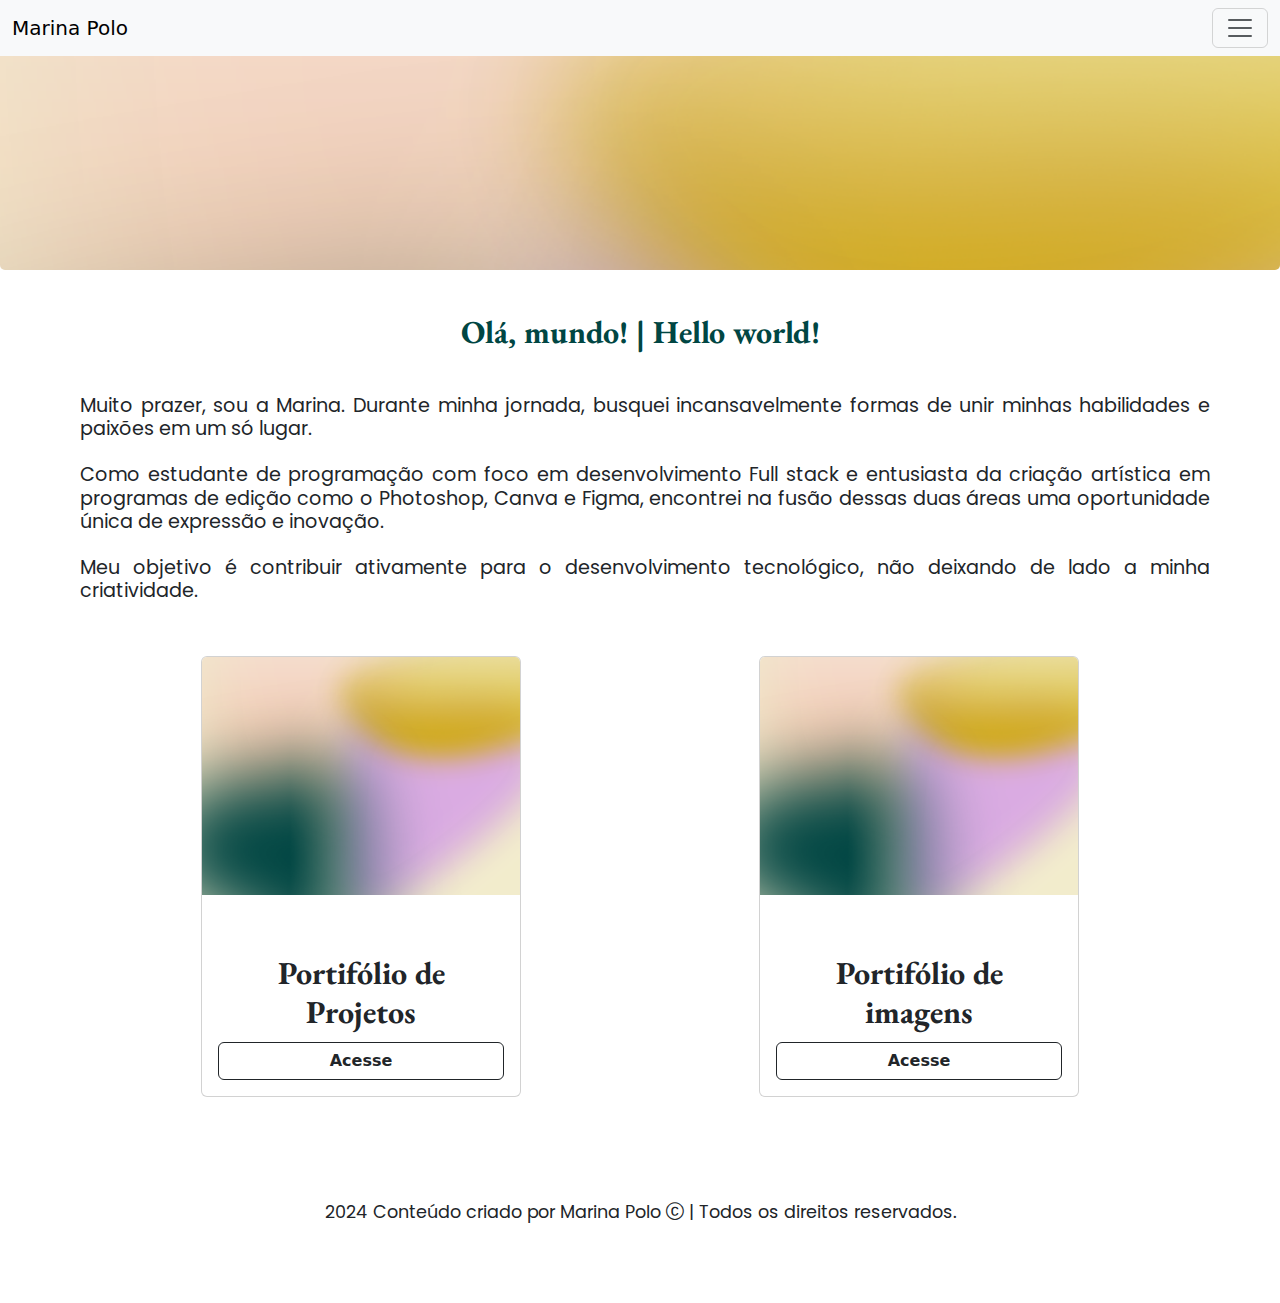
<file: index.html>
<!DOCTYPE html>
<html lang="pt-br">
<head>
    <meta charset="UTF-8">
    <meta name="viewport" content="width=device-width, initial-scale=1.0">
    <link rel="shortcut icon" href="./favicon/favicon.ico" type="image/x-icon">
    <title>Marina Polo</title>
    <link rel="stylesheet" href="https://cdn.jsdelivr.net/npm/bootstrap-icons@1.11.3/font/bootstrap-icons.min.css">
    <link href="https://cdn.jsdelivr.net/npm/bootstrap@5.3.3/dist/css/bootstrap.min.css" rel="stylesheet" integrity="sha384-QWTKZyjpPEjISv5WaRU9OFeRpok6YctnYmDr5pNlyT2bRjXh0JMhjY6hW+ALEwIH" crossorigin="anonymous">
    <link rel="stylesheet" href="style.css">
    </head>
<body> 
    <header>
        <nav class="navbar bg-body-tertiary fixed-top">
            <div class="container-fluid">
              <a class="navbar-brand" href="index.html">Marina Polo</a>
              <button
                class="navbar-toggler"
                type="button"
                data-bs-toggle="offcanvas"
                data-bs-target="#marinapolo"
                aria-controls="offcanvasNavbar"
                aria-label="Toggle navigation"
              >
                <span class="navbar-toggler-icon"></span>
              </button>
              <div
                class="offcanvas offcanvas-end"
                tabindex="-1"
                id="marinapolo"
                aria-labelledby="offcanvasNavbarLabel"
              >
                <div class="offcanvas-header">
                  <h5 class="offcanvas-title" id="marinapolo">Marina Polo</h5>
                  <button
                    type="button"
                    class="btn-close"
                    data-bs-dismiss="offcanvas"
                    aria-label="Close"
                  ></button>
                </div>
                <div class="offcanvas-body">
                  <ul class="navbar-nav justify-content-end flex-grow-1 pe-3">
                     <li class="nav-item">
                      <a class="nav-link" aria-current="page" href="projetos.html">Portifólio de projetos</a>
                    </li>
                    <li class="nav-item">
                    <a class="nav-link" aria-current="page" href="imagens.html">Portifólio de imagens</a>
                  </li>
                  <li class="nav-item">
                  <a class="nav-link" aria-current="page" href="contato.html">Contatos</a>
                </li>
                  </ul>
                  </div>
              </div>
            </div> 
          </nav>


    </header>
    

    <main>
        <section class="banners d-flex flex-column justify-content-top text-center">
        <div class="banners imagemfundo">
        </div>
    </section>

    <h1> Olá, mundo! | Hello world! </h1>

    <h3>Muito prazer, sou a Marina. Durante minha jornada, busquei incansavelmente formas de unir minhas habilidades e paixões em um só lugar. <br> <br> Como estudante de programação com foco em desenvolvimento Full stack e entusiasta da criação artística em programas de edição como o Photoshop, Canva e Figma, encontrei na fusão dessas duas áreas uma oportunidade única de expressão e inovação. <br> <br> Meu objetivo é contribuir ativamente para o desenvolvimento tecnológico, não deixando de lado a minha criatividade.</h3>

    <div class="container d-flex justify-content-around flex-wrap">

     <div class="card m-4" style="width: 20rem;">
        <img src="imagem-1.png" class="card-img-top"
          alt="imagem com cores diversas">
      <div class="card-body">
        <h1 class="card-title">Portifólio de Projetos</h1>
        <a href="projetos.html" target="_blank" class="btn btn-outline-dark w-100 fw-bold">Acesse</a>
      </div>
    </div>

    <div class="card m-4" style="width: 20rem;">
      <img src="imagem-1.png" class="card-img-top"
        alt="imagem com cores diversas">
    <div class="card-body">
      <h1 class="card-title">Portifólio de imagens</h1>
      <a href="imagens.html" target="_blank" class="btn btn-outline-dark w-100 fw-bold">Acesse</a>
    </div>
  </div>


 
                    
    </main>
    
    <footer>
        <div class="py-5 text-center">
            <p>2024 Conteúdo criado por Marina Polo <i class="bi bi-c-circle"></i> | Todos os direitos reservados. </p>
        </div> 
       </footer>
    

    <script src="https://cdn.jsdelivr.net/npm/bootstrap@5.3.3/dist/js/bootstrap.bundle.min.js" integrity="sha384-YvpcrYf0tY3lHB60NNkmXc5s9fDVZLESaAA55NDzOxhy9GkcIdslK1eN7N6jIeHz" crossorigin="anonymous"></script>
</body>
</html>
</file>
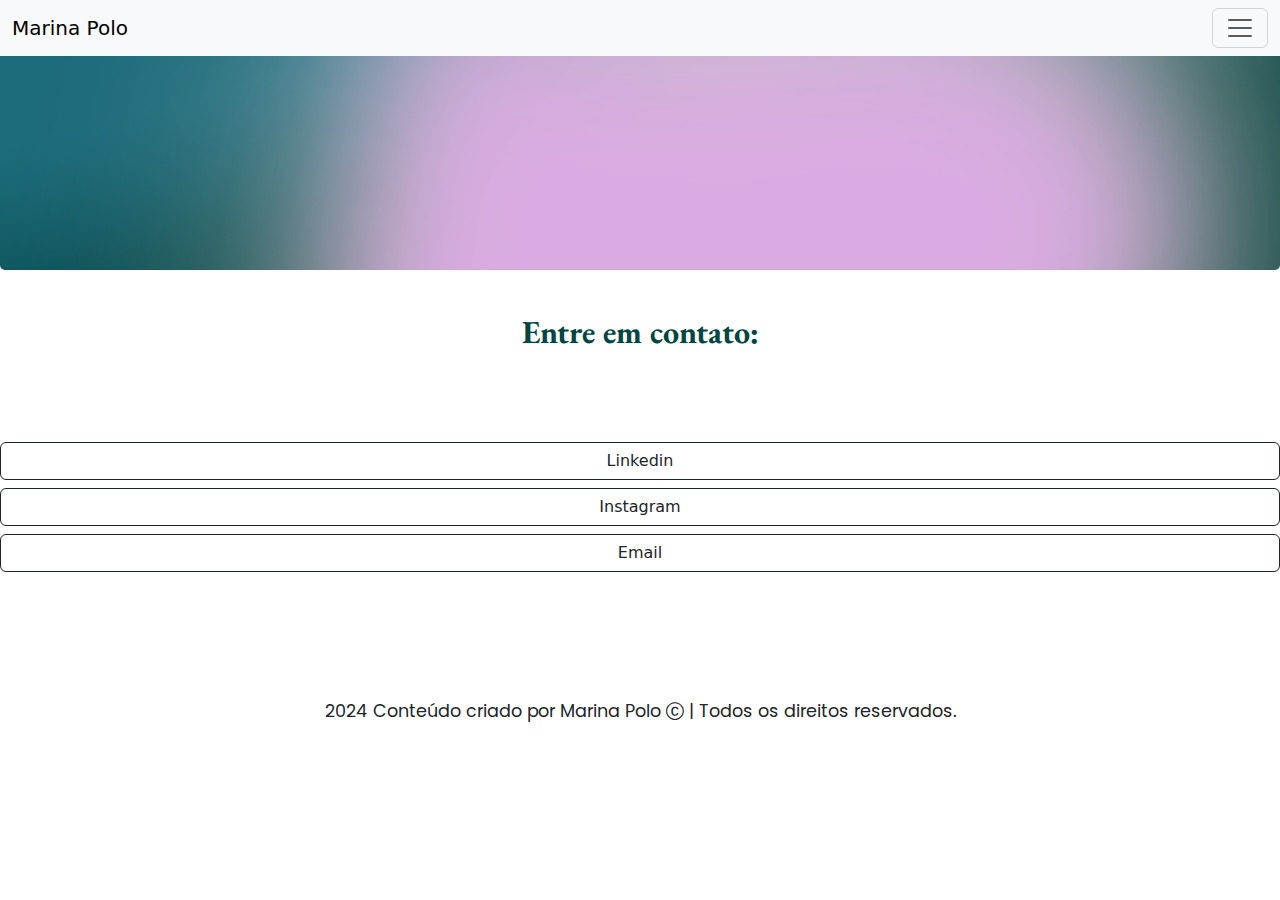
<file: contato.html>
<!DOCTYPE html>
<html lang="pt-br">
<head>
    <meta charset="UTF-8">
    <meta name="viewport" content="width=device-width, initial-scale=1.0">
    <title> Portifólio de fotografia e design</title>
    <link rel="shortcut icon" href="./favicon/favicon.ico" type="image/x-icon">
    <link rel="stylesheet" href="https://cdn.jsdelivr.net/npm/bootstrap-icons@1.11.3/font/bootstrap-icons.min.css">
    <link href="https://cdn.jsdelivr.net/npm/bootstrap@5.3.3/dist/css/bootstrap.min.css" rel="stylesheet" integrity="sha384-QWTKZyjpPEjISv5WaRU9OFeRpok6YctnYmDr5pNlyT2bRjXh0JMhjY6hW+ALEwIH" crossorigin="anonymous">
    <link rel="stylesheet" href="style.css">
</head>
<body>

    <header>
        <nav class="navbar bg-body-tertiary fixed-top">
            <div class="container-fluid">
              <a class="navbar-brand" href="index.html">Marina Polo</a>
              <button
                class="navbar-toggler"
                type="button"
                data-bs-toggle="offcanvas"
                data-bs-target="#marinapolo"
                aria-controls="offcanvasNavbar"
                aria-label="Toggle navigation"
              >
                <span class="navbar-toggler-icon"></span>
              </button>
              <div
                class="offcanvas offcanvas-end"
                tabindex="-1"
                id="marinapolo"
                aria-labelledby="offcanvasNavbarLabel"
              >
                <div class="offcanvas-header">
                  <h5 class="offcanvas-title" id="marinapolo">Marina Polo</h5>
                  <button
                    type="button"
                    class="btn-close"
                    data-bs-dismiss="offcanvas"
                    aria-label="Close"
                  ></button>
                </div>
                <div class="offcanvas-body">
                  <ul class="navbar-nav justify-content-end flex-grow-1 pe-3">
                    <li class="nav-item">
                      <a class="nav-link" aria-current="page" href="projetos.html">Portifólio de Projetos</a>
                    </li>
                    <li class="nav-item">
                    <a class="nav-link" aria-current="page" href="imagens.html">Portifólio de imagens</a>
                  </li>
                  <li class="nav-item">
                  <a class="nav-link" aria-current="page" href="index.html">Voltar à página inicial</a>
                </li>
                  </ul>
                  </div>
              </div>
            </div>
          </nav>


    </header>

    <main>
        <section class="banners d-flex flex-column justify-content-top text-center">
        <div class="banners imagemfundo1">
        </div>
    </section>
                    
       <h1> Entre em contato: </h1>
        <div class="py-5 text-center">
            <div class="d-grid gap-2">
              <a href="https://www.linkedin.com/in/marina-zanrosso-polo/" class="btn btn-outline-dark">Linkedin</a>
              <a href="https://www.instagram.com/marinazpolo/" class="btn btn-outline-dark">Instagram</a>
              <a href="mailto:marinazpolo@gmail.com" class="btn btn-outline-dark">Email</a>
                </div>
        </div> 
       
     </main>

     <footer>
      <div class="py-5 text-center">
          <p>2024 Conteúdo criado por Marina Polo <i class="bi bi-c-circle"></i> | Todos os direitos reservados. </p>
      </div> 
     </footer>

    <script src="https://cdn.jsdelivr.net/npm/bootstrap@5.3.3/dist/js/bootstrap.bundle.min.js" integrity="sha384-YvpcrYf0tY3lHB60NNkmXc5s9fDVZLESaAA55NDzOxhy9GkcIdslK1eN7N6jIeHz" crossorigin="anonymous"></script>
</body>
</html>
</file>
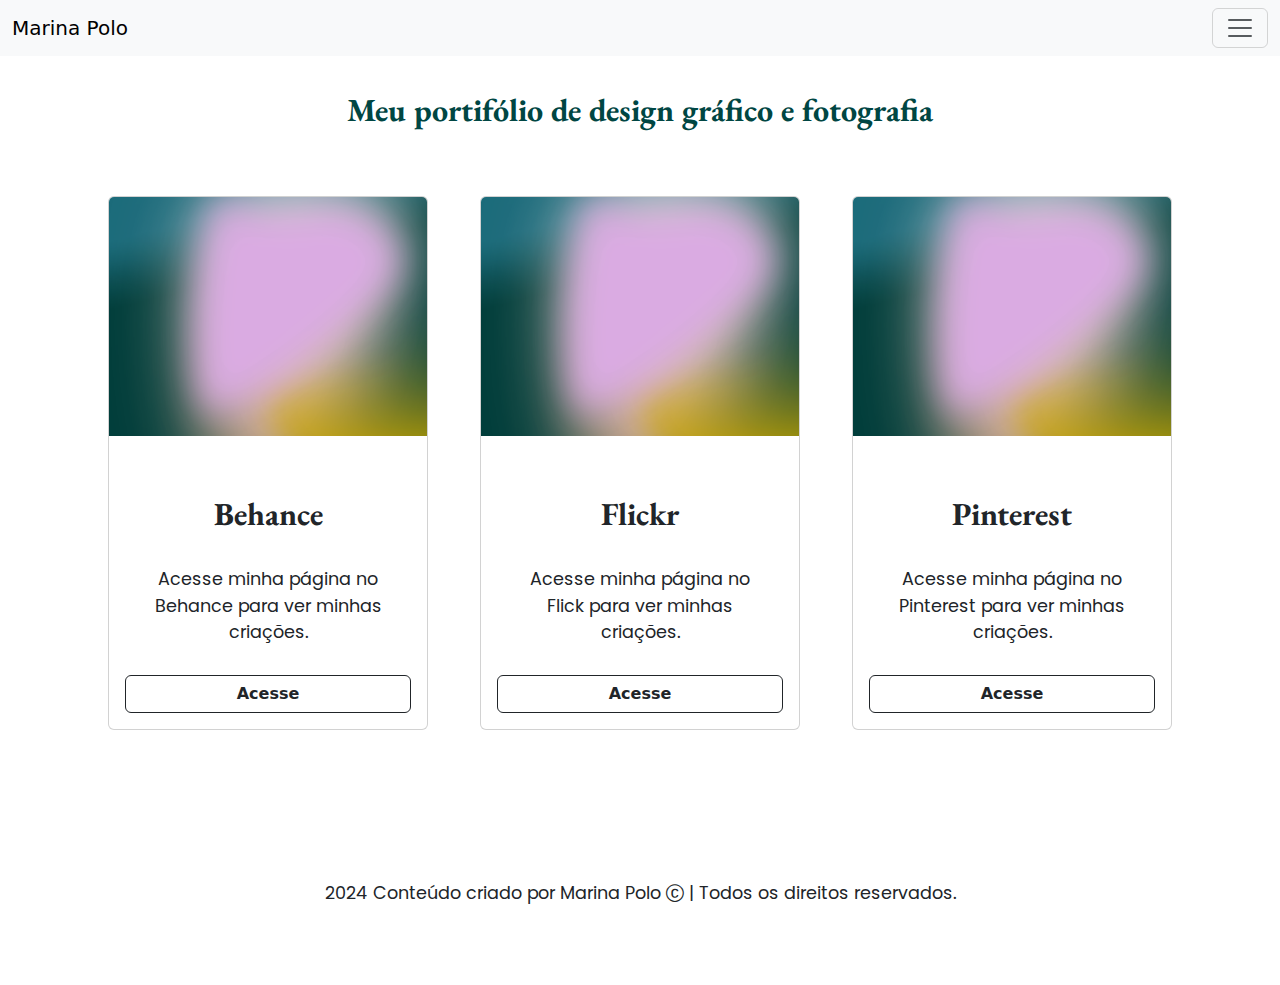
<file: imagens.html>
<!DOCTYPE html>
<html lang="pt-br">
<head>
    <meta charset="UTF-8">
    <meta name="viewport" content="width=device-width, initial-scale=1.0">
    <title> Portifólio de fotografia e design</title>
    <link rel="shortcut icon" href="./favicon/favicon.ico" type="image/x-icon">
    <link rel="stylesheet" href="https://cdn.jsdelivr.net/npm/bootstrap-icons@1.11.3/font/bootstrap-icons.min.css">
    <link href="https://cdn.jsdelivr.net/npm/bootstrap@5.3.3/dist/css/bootstrap.min.css" rel="stylesheet" integrity="sha384-QWTKZyjpPEjISv5WaRU9OFeRpok6YctnYmDr5pNlyT2bRjXh0JMhjY6hW+ALEwIH" crossorigin="anonymous">
    <link rel="stylesheet" href="style.css">
</head>
<body>

    <header>
        <nav class="navbar bg-body-tertiary fixed-top">
            <div class="container-fluid">
              <a class="navbar-brand" href="index.html">Marina Polo</a>
              <button
                class="navbar-toggler"
                type="button"
                data-bs-toggle="offcanvas"
                data-bs-target="#marinapolo"
                aria-controls="offcanvasNavbar"
                aria-label="Toggle navigation"
              >
                <span class="navbar-toggler-icon"></span>
              </button>
              <div
                class="offcanvas offcanvas-end"
                tabindex="-1"
                id="marinapolo"
                aria-labelledby="offcanvasNavbarLabel"
              >
                <div class="offcanvas-header">
                  <h5 class="offcanvas-title" id="marinapolo">Marina Polo</h5>
                  <button
                    type="button"
                    class="btn-close"
                    data-bs-dismiss="offcanvas"
                    aria-label="Close"
                  ></button>
                </div>
                <div class="offcanvas-body">
                  <ul class="navbar-nav justify-content-end flex-grow-1 pe-3">
                    <li class="nav-item">
                      <a class="nav-link" aria-current="page" href="projetos.html">Portifólio de Projetos</a>
                    </li>
                    <li class="nav-item">
                    <a class="nav-link" aria-current="page" href="index.html">Voltar à página inicial</a>
                  </li>
                  <li class="nav-item">
                  <a class="nav-link" aria-current="page" href="contato.html">Contatos</a>
                </li>
                  </ul>
                  </div>
              </div>
            </div>
          </nav>


    </header>

    <main>
      <section class="py-5">

        <h1 class="text-center fw-bold">Meu portifólio de design gráfico e fotografia</h1>
        
        <div class="container d-flex justify-content-around flex-wrap">

          <div class="card m-4" style="width: 20rem;">
            <img src="imagem-2.png" class="card-img-top"
              alt="imagem com cores diversas">
              <div class="card-body">
                <h1 class="card-title">Behance</h1>
                <p class="card-text">Acesse minha página no Behance para ver minhas criações.</p>
                <a href="https://www.behance.net/marinazpolo" target="_blank" class="btn btn-outline-dark w-100 fw-bold">Acesse</a>
              </div>
            </div>

            <div class="card m-4" style="width: 20rem;">
              <img src="imagem-2.png" class="card-img-top"
                alt="imagem com cores diversas">
                <div class="card-body">
                  <h1 class="card-title">Flickr</h1>
                  <p class="card-text">Acesse minha página no Flick para ver minhas criações.</p>
                  <a href="https://www.flickr.com/photos/marinapolo/" target="_blank" class="btn btn-outline-dark w-100 fw-bold">Acesse</a>
                </div>
              </div>

            <div class="card m-4" style="width: 20rem;">
              <img src="imagem-2.png" class="card-img-top"
                alt="imagem com cores diversas">
                <div class="card-body">
                  <h1 class="card-title">Pinterest</h1>
                  <p class="card-text">Acesse minha página no Pinterest para ver minhas criações.</p>
                  <a href="https://br.pinterest.com/marinazpolo/" target="_blank" class="btn btn-outline-dark w-100 fw-bold">Acesse</a>
                </div>
              </div>
          
                    
      </main>

      <footer>
        <div class="py-5 text-center">
            <p>2024 Conteúdo criado por Marina Polo <i class="bi bi-c-circle"></i> | Todos os direitos reservados. </p>
        </div> 
       </footer>
    
    <script src="https://cdn.jsdelivr.net/npm/bootstrap@5.3.3/dist/js/bootstrap.bundle.min.js" integrity="sha384-YvpcrYf0tY3lHB60NNkmXc5s9fDVZLESaAA55NDzOxhy9GkcIdslK1eN7N6jIeHz" crossorigin="anonymous"></script>
</body>
</html>
</file>
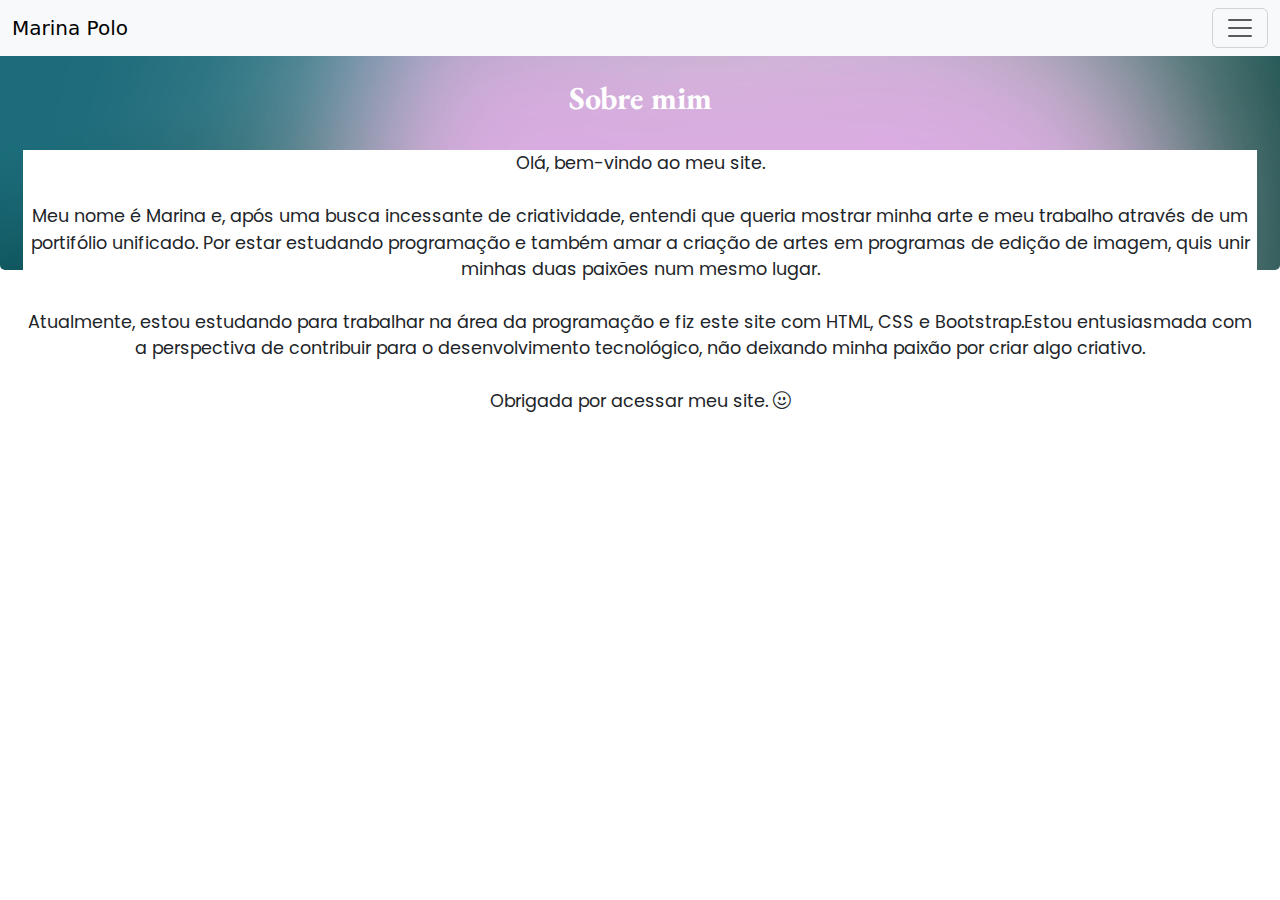
<file: p001.html>
<!DOCTYPE html>
<html lang="pt-br">
<head>
    <meta charset="UTF-8">
    <meta name="viewport" content="width=device-width, initial-scale=1.0">
    <link rel="shortcut icon" href="./favicon/favicon.ico" type="image/x-icon">
    <title>Sobre</title>
    <link rel="stylesheet" href="https://cdn.jsdelivr.net/npm/bootstrap-icons@1.11.3/font/bootstrap-icons.min.css">
    <link href="https://cdn.jsdelivr.net/npm/bootstrap@5.3.3/dist/css/bootstrap.min.css" rel="stylesheet" integrity="sha384-QWTKZyjpPEjISv5WaRU9OFeRpok6YctnYmDr5pNlyT2bRjXh0JMhjY6hW+ALEwIH" crossorigin="anonymous">
    <link rel="stylesheet" href="style.css">
</head>


<body>

    <header>
        <nav class="navbar bg-body-tertiary fixed-top">
            <div class="container-fluid">
              <a class="navbar-brand" href="index.html">Marina Polo</a>
              <button
                class="navbar-toggler"
                type="button"
                data-bs-toggle="offcanvas"
                data-bs-target="#marinapolo"
                aria-controls="offcanvasNavbar"
                aria-label="Toggle navigation"
              >
                <span class="navbar-toggler-icon"></span>
              </button>
              <div
                class="offcanvas offcanvas-end"
                tabindex="-1"
                id="marinapolo"
                aria-labelledby="offcanvasNavbarLabel"
              >
                <div class="offcanvas-header">
                  <h5 class="offcanvas-title" id="marinapolo">Marina Polo</h5>
                  <button
                    type="button"
                    class="btn-close"
                    data-bs-dismiss="offcanvas"
                    aria-label="Close"
                  ></button>
                </div>
                <div class="offcanvas-body">
                  <ul class="navbar-nav justify-content-end flex-grow-1 pe-3">
                    <li class="nav-item">
                      <a class="nav-link" aria-current="page" href="index.html">Voltar à página inicial</a>
                    </li>
                    <li class="nav-item">
                      <a class="nav-link" aria-current="page" href="p002.html">Portifólio de projetos</a>
                    </li>
                    <li class="nav-item">
                    <a class="nav-link" aria-current="page" href="p003.html">Portifólio de imagens</a>
                  </li>
                  <li class="nav-item">
                  <a class="nav-link" aria-current="page" href="p004.html">Contatos</a>
                </li>
                  </ul>
                  </div>
              </div>
            </div>
          </nav>


    </header>

    <main>
        <section class="banners imagemfundo1 d-inline-flex p-2 bd-highlight text-center">
            <div class="banners-titulo py-5 pb-1">
              <h2>Sobre mim</h2>
              <p>Olá, bem-vindo ao meu site. <br> <br> Meu nome é Marina e, após uma busca incessante de criatividade, entendi que queria mostrar minha arte e meu trabalho através de um portifólio unificado. Por estar estudando programação e também amar a criação de artes em programas de edição de imagem, quis unir minhas duas paixões num mesmo lugar.<br> <br> Atualmente, estou estudando para trabalhar na área da programação e fiz este site com HTML, CSS e Bootstrap.Estou entusiasmada com a perspectiva de contribuir para o desenvolvimento tecnológico, não deixando minha paixão por criar algo criativo. <br> <br> Obrigada por acessar meu site. <i class="bi bi-emoji-smile"></i></p>
              </div>
          </section>
        
       

    </main>
      
    
    

    
   
    <script src="https://cdn.jsdelivr.net/npm/bootstrap@5.3.3/dist/js/bootstrap.bundle.min.js" integrity="sha384-YvpcrYf0tY3lHB60NNkmXc5s9fDVZLESaAA55NDzOxhy9GkcIdslK1eN7N6jIeHz" crossorigin="anonymous"></script>
</body>
</html>
</file>
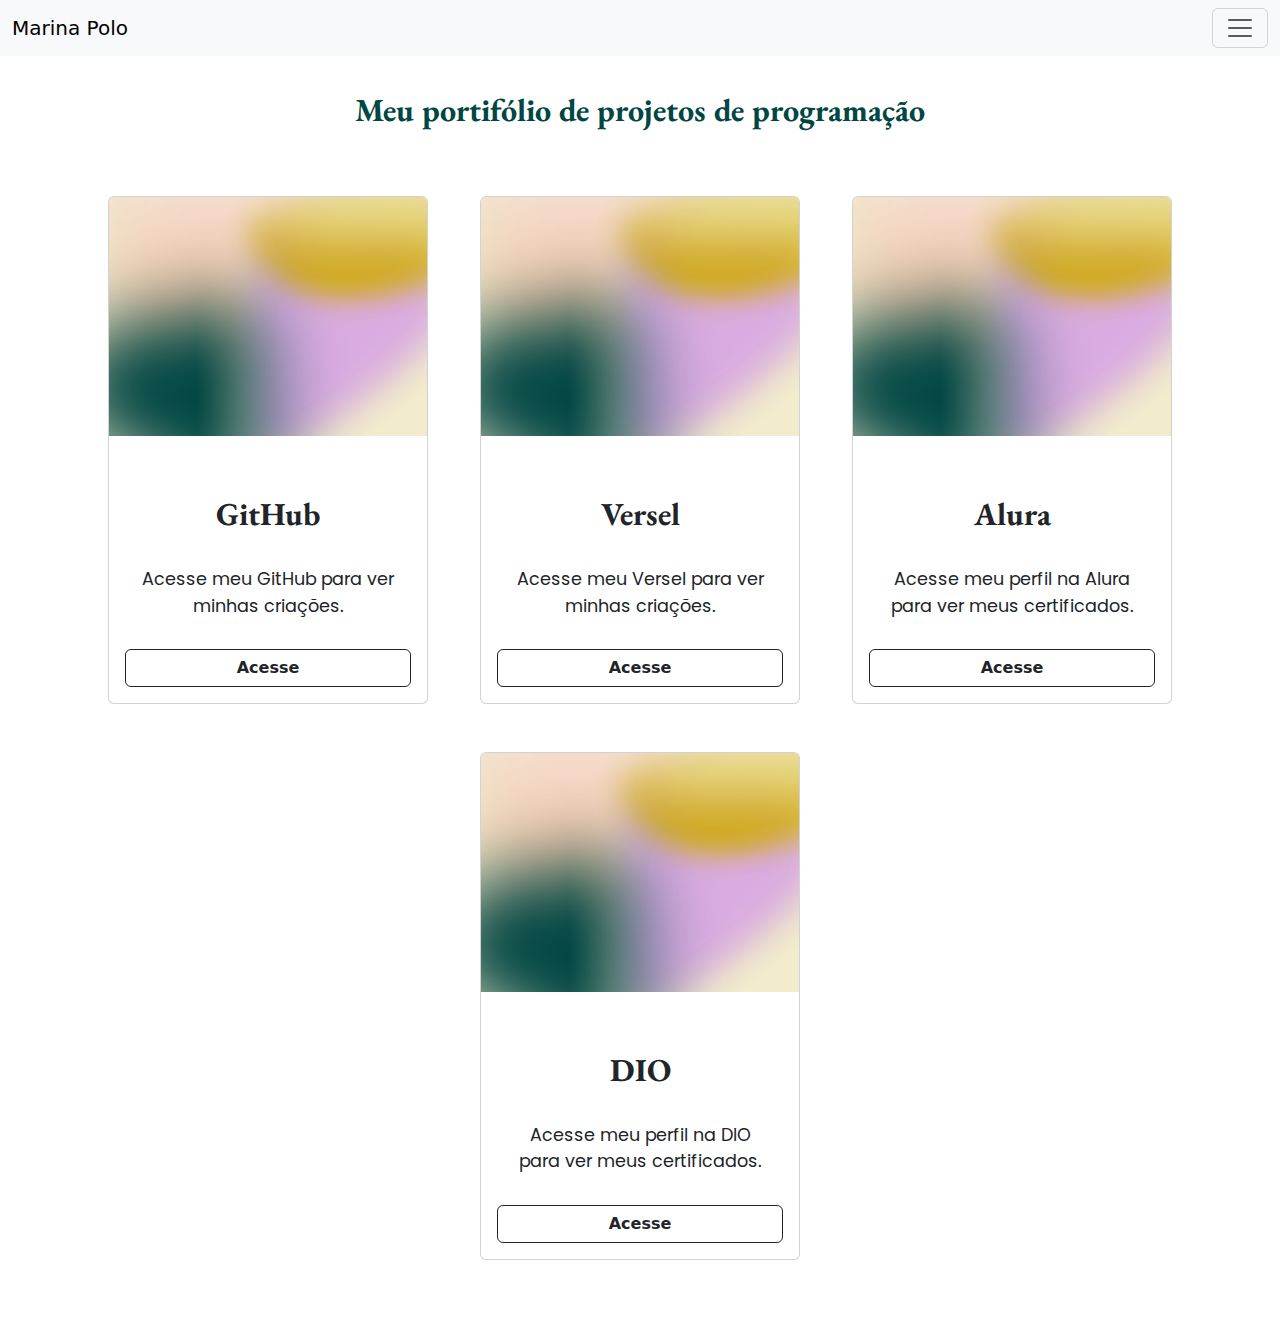
<file: p002.html>
<!DOCTYPE html>
<html lang="pt-br">
<head>
    <meta charset="UTF-8">
    <meta name="viewport" content="width=device-width, initial-scale=1.0">
    <title> Portifólio de projetos - programação</title>
    <link rel="shortcut icon" href="./favicon/favicon.ico" type="image/x-icon">
    <link rel="stylesheet" href="https://cdn.jsdelivr.net/npm/bootstrap-icons@1.11.3/font/bootstrap-icons.min.css">
    <link href="https://cdn.jsdelivr.net/npm/bootstrap@5.3.3/dist/css/bootstrap.min.css" rel="stylesheet" integrity="sha384-QWTKZyjpPEjISv5WaRU9OFeRpok6YctnYmDr5pNlyT2bRjXh0JMhjY6hW+ALEwIH" crossorigin="anonymous">
    <link rel="stylesheet" href="style.css">
</head>
<body>

    <header>
        <nav class="navbar bg-body-tertiary fixed-top">
            <div class="container-fluid">
              <a class="navbar-brand" href="index.html">Marina Polo</a>
              <button
                class="navbar-toggler"
                type="button"
                data-bs-toggle="offcanvas"
                data-bs-target="#marinapolo"
                aria-controls="offcanvasNavbar"
                aria-label="Toggle navigation"
              >
                <span class="navbar-toggler-icon"></span>
              </button>
              <div
                class="offcanvas offcanvas-end"
                tabindex="-1"
                id="marinapolo"
                aria-labelledby="offcanvasNavbarLabel"
              >
                <div class="offcanvas-header">
                  <h5 class="offcanvas-title" id="marinapolo">Marina Polo</h5>
                  <button
                    type="button"
                    class="btn-close"
                    data-bs-dismiss="offcanvas"
                    aria-label="Close"
                  ></button>
                </div>
                <div class="offcanvas-body">
                  <ul class="navbar-nav justify-content-end flex-grow-1 pe-3">
                    <li class="nav-item">
                        <a class="nav-link" aria-current="page" href="p001.html">Sobre</a>
                    </li>
                    <li class="nav-item">
                      <a class="nav-link" aria-current="page" href="index.html">Voltar à página inicial</a>
                    </li>
                    <li class="nav-item">
                    <a class="nav-link" aria-current="page" href="p003.html">Portifólio de imagens</a>
                  </li>
                  <li class="nav-item">
                  <a class="nav-link" aria-current="page" href="p004.html">Contatos</a>
                </li>
                  </ul>
                  </div>
              </div>
            </div>
          </nav>


    </header>

    <main>
      <section class="py-5">

        <h1 class="text-center fw-bold">Meu portifólio de projetos de programação</h1>
        
        <div class="container d-flex justify-content-around flex-wrap">

          <div class="card m-4" style="width: 20rem;">
            <img src="imagem-1.png" class="card-img-top"
              alt="imagem com cores diversas">
              <div class="card-body">
                <h1 class="card-title">GitHub</h1>
                <p class="card-text">Acesse meu GitHub para ver minhas criações.</p>
                <a href="https://github.com/maripolo" class="btn btn-outline-dark w-100 fw-bold">Acesse</a>
              </div>
            </div>

            <div class="card m-4" style="width: 20rem;">
              <img src="imagem-1.png" class="card-img-top"
                alt="imagem com cores diversas">
                <div class="card-body">
                  <h1 class="card-title">Versel</h1>
                  <p class="card-text">Acesse meu Versel para ver minhas criações.</p>
                  <a href="https://vercel.com/marina-polos-projects" target="_blank" class="btn btn-outline-dark w-100 fw-bold">Acesse</a>
                </div>
              </div>

            <div class="card m-4" style="width: 20rem;">
              <img src="imagem-1.png" class="card-img-top"
                alt="imagem com cores diversas">
                <div class="card-body">
                  <h1 class="card-title">Alura</h1>
                  <p class="card-text">Acesse meu perfil na Alura para ver meus certificados.</p>
                  <a href="https://cursos.alura.com.br/user/marinazpolo" target="_blank" class="btn btn-outline-dark w-100 fw-bold">Acesse</a>
                </div>
              </div>
          
              <div class="card m-4" style="width: 20rem;">
                <img src="imagem-1.png" class="card-img-top"
                  alt="imagem com cores diversas">
              <div class="card-body">
                <h1 class="card-title">DIO</h1>
                <p class="card-text">Acesse meu perfil na DIO para ver meus certificados.</p>
                <a href="https://web.dio.me/users/marinazpolo?tab=achievements" target="_blank" class="btn btn-outline-dark w-100 fw-bold">Acesse</a>
              </div>
            </div>
      
      
      
      </main>
    
    <script src="https://cdn.jsdelivr.net/npm/bootstrap@5.3.3/dist/js/bootstrap.bundle.min.js" integrity="sha384-YvpcrYf0tY3lHB60NNkmXc5s9fDVZLESaAA55NDzOxhy9GkcIdslK1eN7N6jIeHz" crossorigin="anonymous"></script>
</body>
</html>
</file>
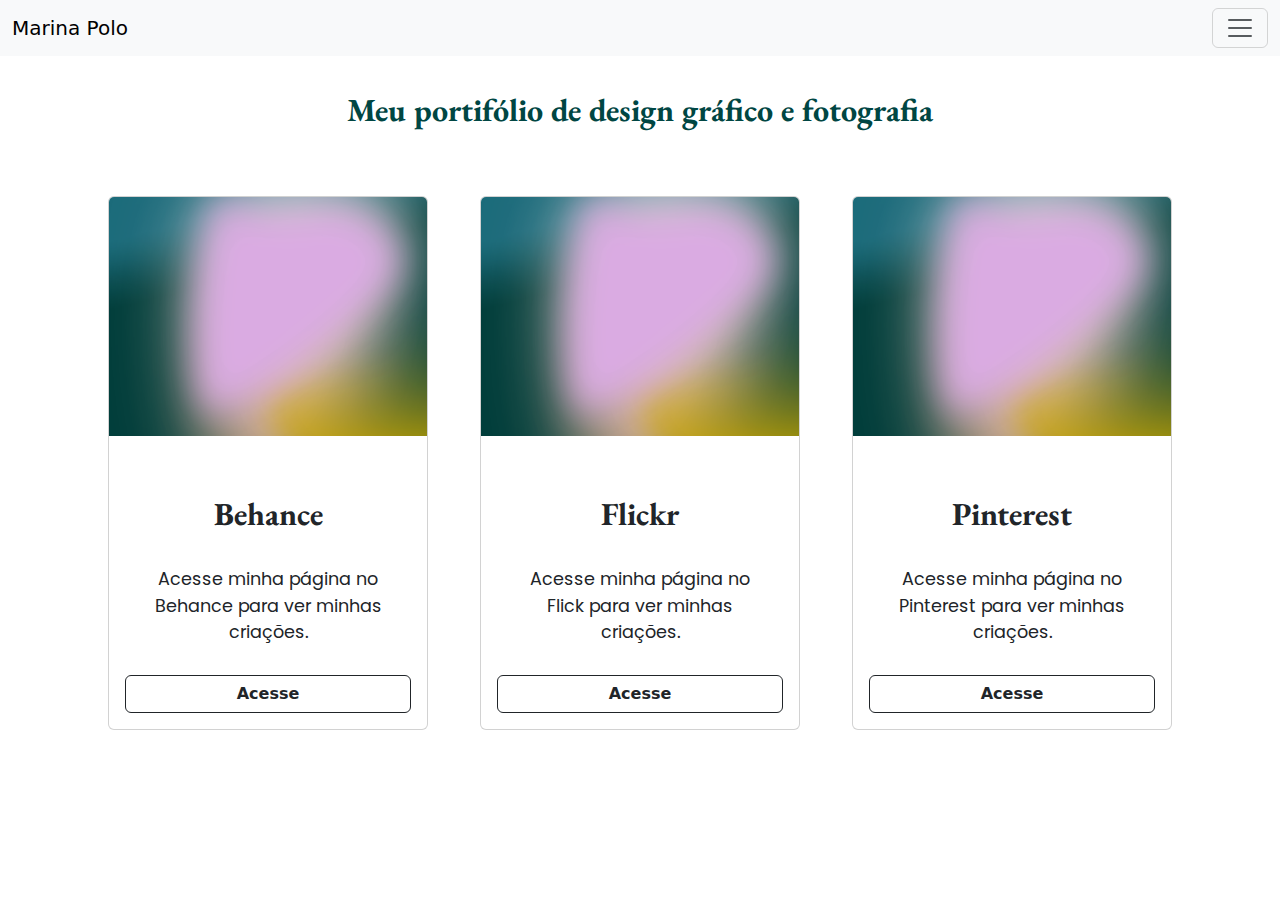
<file: p003.html>
<!DOCTYPE html>
<html lang="pt-br">
<head>
    <meta charset="UTF-8">
    <meta name="viewport" content="width=device-width, initial-scale=1.0">
    <title> Portifólio de fotografia e design</title>
    <link rel="shortcut icon" href="./favicon/favicon.ico" type="image/x-icon">
    <link rel="stylesheet" href="https://cdn.jsdelivr.net/npm/bootstrap-icons@1.11.3/font/bootstrap-icons.min.css">
    <link href="https://cdn.jsdelivr.net/npm/bootstrap@5.3.3/dist/css/bootstrap.min.css" rel="stylesheet" integrity="sha384-QWTKZyjpPEjISv5WaRU9OFeRpok6YctnYmDr5pNlyT2bRjXh0JMhjY6hW+ALEwIH" crossorigin="anonymous">
    <link rel="stylesheet" href="style.css">
</head>
<body>

    <header>
        <nav class="navbar bg-body-tertiary fixed-top">
            <div class="container-fluid">
              <a class="navbar-brand" href="index.html">Marina Polo</a>
              <button
                class="navbar-toggler"
                type="button"
                data-bs-toggle="offcanvas"
                data-bs-target="#marinapolo"
                aria-controls="offcanvasNavbar"
                aria-label="Toggle navigation"
              >
                <span class="navbar-toggler-icon"></span>
              </button>
              <div
                class="offcanvas offcanvas-end"
                tabindex="-1"
                id="marinapolo"
                aria-labelledby="offcanvasNavbarLabel"
              >
                <div class="offcanvas-header">
                  <h5 class="offcanvas-title" id="marinapolo">Marina Polo</h5>
                  <button
                    type="button"
                    class="btn-close"
                    data-bs-dismiss="offcanvas"
                    aria-label="Close"
                  ></button>
                </div>
                <div class="offcanvas-body">
                  <ul class="navbar-nav justify-content-end flex-grow-1 pe-3">
                    <li class="nav-item">
                        <a class="nav-link" aria-current="page" href="p001.html">Sobre</a>
                    </li>
                    <li class="nav-item">
                      <a class="nav-link" aria-current="page" href="p002.html">Portifólio de Projetos</a>
                    </li>
                    <li class="nav-item">
                    <a class="nav-link" aria-current="page" href="index.html">Voltar à página inicial</a>
                  </li>
                  <li class="nav-item">
                  <a class="nav-link" aria-current="page" href="p004.html">Contatos</a>
                </li>
                  </ul>
                  </div>
              </div>
            </div>
          </nav>


    </header>

    <main>
      <section class="py-5">

        <h1 class="text-center fw-bold">Meu portifólio de design gráfico e fotografia</h1>
        
        <div class="container d-flex justify-content-around flex-wrap">

          <div class="card m-4" style="width: 20rem;">
            <img src="imagem-2.png" class="card-img-top"
              alt="imagem com cores diversas">
              <div class="card-body">
                <h1 class="card-title">Behance</h1>
                <p class="card-text">Acesse minha página no Behance para ver minhas criações.</p>
                <a href="https://www.behance.net/marinazpolo" target="_blank" class="btn btn-outline-dark w-100 fw-bold">Acesse</a>
              </div>
            </div>

            <div class="card m-4" style="width: 20rem;">
              <img src="imagem-2.png" class="card-img-top"
                alt="imagem com cores diversas">
                <div class="card-body">
                  <h1 class="card-title">Flickr</h1>
                  <p class="card-text">Acesse minha página no Flick para ver minhas criações.</p>
                  <a href="https://www.flickr.com/photos/marinapolo/" target="_blank" class="btn btn-outline-dark w-100 fw-bold">Acesse</a>
                </div>
              </div>

            <div class="card m-4" style="width: 20rem;">
              <img src="imagem-2.png" class="card-img-top"
                alt="imagem com cores diversas">
                <div class="card-body">
                  <h1 class="card-title">Pinterest</h1>
                  <p class="card-text">Acesse minha página no Pinterest para ver minhas criações.</p>
                  <a href="https://br.pinterest.com/marinazpolo/" target="_blank" class="btn btn-outline-dark w-100 fw-bold">Acesse</a>
                </div>
              </div>
          
                    
      </main>
    
    <script src="https://cdn.jsdelivr.net/npm/bootstrap@5.3.3/dist/js/bootstrap.bundle.min.js" integrity="sha384-YvpcrYf0tY3lHB60NNkmXc5s9fDVZLESaAA55NDzOxhy9GkcIdslK1eN7N6jIeHz" crossorigin="anonymous"></script>
</body>
</html>
</file>
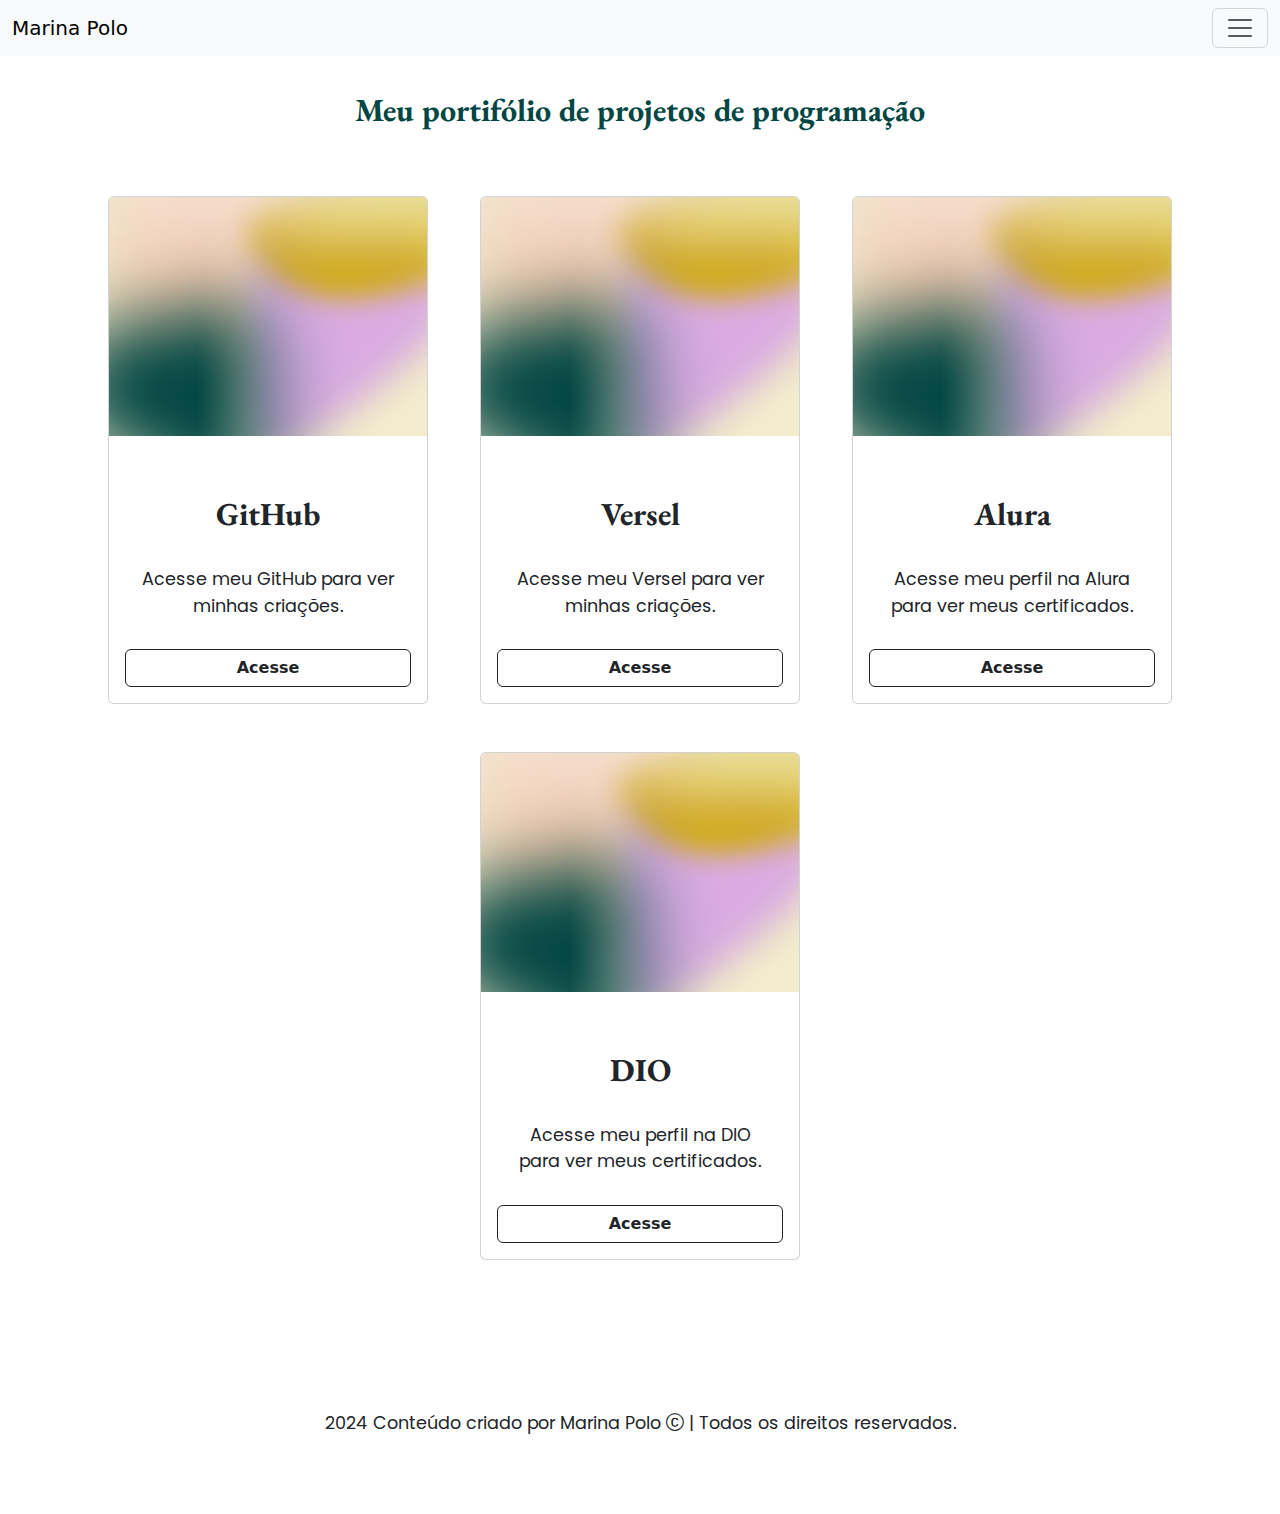
<file: projetos.html>
<!DOCTYPE html>
<html lang="pt-br">
<head>
    <meta charset="UTF-8">
    <meta name="viewport" content="width=device-width, initial-scale=1.0">
    <title> Portifólio de projetos - programação</title>
    <link rel="shortcut icon" href="./favicon/favicon.ico" type="image/x-icon">
    <link rel="stylesheet" href="https://cdn.jsdelivr.net/npm/bootstrap-icons@1.11.3/font/bootstrap-icons.min.css">
    <link href="https://cdn.jsdelivr.net/npm/bootstrap@5.3.3/dist/css/bootstrap.min.css" rel="stylesheet" integrity="sha384-QWTKZyjpPEjISv5WaRU9OFeRpok6YctnYmDr5pNlyT2bRjXh0JMhjY6hW+ALEwIH" crossorigin="anonymous">
    <link rel="stylesheet" href="style.css">
</head>
<body>

    <header>
        <nav class="navbar bg-body-tertiary fixed-top">
            <div class="container-fluid">
              <a class="navbar-brand" href="index.html">Marina Polo</a>
              <button
                class="navbar-toggler"
                type="button"
                data-bs-toggle="offcanvas"
                data-bs-target="#marinapolo"
                aria-controls="offcanvasNavbar"
                aria-label="Toggle navigation"
              >
                <span class="navbar-toggler-icon"></span>
              </button>
              <div
                class="offcanvas offcanvas-end"
                tabindex="-1"
                id="marinapolo"
                aria-labelledby="offcanvasNavbarLabel"
              >
                <div class="offcanvas-header">
                  <h5 class="offcanvas-title" id="marinapolo">Marina Polo</h5>
                  <button
                    type="button"
                    class="btn-close"
                    data-bs-dismiss="offcanvas"
                    aria-label="Close"
                  ></button>
                </div>
                <div class="offcanvas-body">
                  <ul class="navbar-nav justify-content-end flex-grow-1 pe-3">
                  <li class="nav-item">
                      <a class="nav-link" aria-current="page" href="index.html">Voltar à página inicial</a>
                    </li>
                    <li class="nav-item">
                    <a class="nav-link" aria-current="page" href="imagens.html">Portifólio de imagens</a>
                  </li>
                  <li class="nav-item">
                  <a class="nav-link" aria-current="page" href="contato.html">Contatos</a>
                </li>
                  </ul>
                  </div>
              </div>
            </div>
          </nav>


    </header>

    <main>
      <section class="py-5">

        <h1 class="text-center fw-bold">Meu portifólio de projetos de programação</h1>
        
        <div class="container d-flex justify-content-around flex-wrap">

          <div class="card m-4" style="width: 20rem;">
            <img src="imagem-1.png" class="card-img-top"
              alt="imagem com cores diversas">
              <div class="card-body">
                <h1 class="card-title">GitHub</h1>
                <p class="card-text">Acesse meu GitHub para ver minhas criações.</p>
                <a href="https://github.com/maripolo" target="_blank
                " class="btn btn-outline-dark w-100 fw-bold">Acesse</a>
              </div>
            </div>

            <div class="card m-4" style="width: 20rem;">
              <img src="imagem-1.png" class="card-img-top"
                alt="imagem com cores diversas">
                <div class="card-body">
                  <h1 class="card-title">Versel</h1>
                  <p class="card-text">Acesse meu Versel para ver minhas criações.</p>
                  <a href="https://vercel.com/marina-polos-projects" target="_blank" class="btn btn-outline-dark w-100 fw-bold">Acesse</a>
                </div>
              </div>

            <div class="card m-4" style="width: 20rem;">
              <img src="imagem-1.png" class="card-img-top"
                alt="imagem com cores diversas">
                <div class="card-body">
                  <h1 class="card-title">Alura</h1>
                  <p class="card-text">Acesse meu perfil na Alura para ver meus certificados.</p>
                  <a href="https://cursos.alura.com.br/user/marinazpolo" target="_blank" class="btn btn-outline-dark w-100 fw-bold">Acesse</a>
                </div>
              </div>
          
              <div class="card m-4" style="width: 20rem;">
                <img src="imagem-1.png" class="card-img-top"
                  alt="imagem com cores diversas">
              <div class="card-body">
                <h1 class="card-title">DIO</h1>
                <p class="card-text">Acesse meu perfil na DIO para ver meus certificados.</p>
                <a href="https://web.dio.me/users/marinazpolo?tab=achievements" target="_blank" class="btn btn-outline-dark w-100 fw-bold">Acesse</a>
              </div>
            </div>
      
      
      
      </main>

      <footer>
        <div class="py-5 text-center">
            <p>2024 Conteúdo criado por Marina Polo <i class="bi bi-c-circle"></i> | Todos os direitos reservados. </p>
        </div> 
       </footer>

    <script src="https://cdn.jsdelivr.net/npm/bootstrap@5.3.3/dist/js/bootstrap.bundle.min.js" integrity="sha384-YvpcrYf0tY3lHB60NNkmXc5s9fDVZLESaAA55NDzOxhy9GkcIdslK1eN7N6jIeHz" crossorigin="anonymous"></script>
</body>
</html>
</file>
<file: style.css>
@import url('https://fonts.googleapis.com/css2?family=Barlow:ital,wght@0,100;0,200;0,300;0,400;0,500;0,600;0,700;0,800;0,900;1,100;1,200;1,300;1,400;1,500;1,600;1,700;1,800;1,900&family=Bebas+Neue&family=Dancing+Script:wght@400..700&family=Ojuju&family=Playfair+Display:ital,wght@0,400..900;1,400..900&family=Poppins:ital,wght@0,100;0,200;0,300;0,400;0,500;0,600;0,700;0,800;0,900;1,100;1,200;1,300;1,400;1,500;1,600;1,700;1,800;1,900&display=swap');

@import url('https://fonts.googleapis.com/css2?family=Barlow:ital,wght@0,100;0,200;0,300;0,400;0,500;0,600;0,700;0,800;0,900;1,100;1,200;1,300;1,400;1,500;1,600;1,700;1,800;1,900&family=Bebas+Neue&family=Dancing+Script:wght@400..700&family=EB+Garamond:ital,wght@0,400..800;1,400..800&family=Ojuju&family=Playfair+Display:ital,wght@0,400..900;1,400..900&family=Poppins:ital,wght@0,100;0,200;0,300;0,400;0,500;0,600;0,700;0,800;0,900;1,100;1,200;1,300;1,400;1,500;1,600;1,700;1,800;1,900&display=swap');

@import url('https://fonts.googleapis.com/css2?family=Barlow:ital,wght@0,100;0,200;0,300;0,400;0,500;0,600;0,700;0,800;0,900;1,100;1,200;1,300;1,400;1,500;1,600;1,700;1,800;1,900&family=Bebas+Neue&family=Dancing+Script:wght@400..700&family=EB+Garamond:ital,wght@0,400..800;1,400..800&family=Nanum+Gothic+Coding&family=Ojuju&family=Playfair+Display:ital,wght@0,400..900;1,400..900&family=Poppins:ital,wght@0,100;0,200;0,300;0,400;0,500;0,600;0,700;0,800;0,900;1,100;1,200;1,300;1,400;1,500;1,600;1,700;1,800;1,900&family=Quicksand:wght@300..700&display=swap');



body {
    --escuro: #0C1618;
    --verde-escuro: #004643;
    --amarelo: #D1AC00;
    --fundo:white;
    --fonte-padrao: 'Poppins', sans-serif;
    --fonte-titulos: "EB Garamond", serif;
    --fonte-textos: "Poppins", sans-serif;
    
  }

.banners{
    width: 100%;
    height: 30vh;
    border-radius: 5px;
    background-size: cover;
    background-position: center;
    background-attachment: fixed;
    }

.imagemfundo{
    background-image:url(imagem-1.png);
    
    
    
}

.imagemfundo1{
    background-image:url(imagem-2.png);
    
    }

.nav-item{
    font-family: var(--fonte-padrao);
    font-weight: 100px;
    font-style: normal;
    }


h1{
    font-family: var(--fonte-titulos);
    font-weight: bolder;
    font-size:xx-large;
    color:var(--verde-escuro);
    text-align: center;
    margin: 40px;
    padding: 3px 6px;

}


h2{
    font-family: var(--fonte-titulos);
    font-weight: bolder;
    font-size:xx-large;
    color:white;
    text-align: center;
    margin: 20px;
    padding: 3px 6px;
    }
    

 h3 {
    font-family: var(--fonte-textos);
    font-weight: normal;
    background-color: var(--fundo);
    margin: 30px 70px 30px 80px;
    text-align: justify;
    font-size: 1.2em;    
}

p{
    font-family: var(--fonte-textos);
    background-color: var(--fundo);
    margin: 30px 15px;
    text-align: center;
    font-size: 1.1em;    

}
</file>
